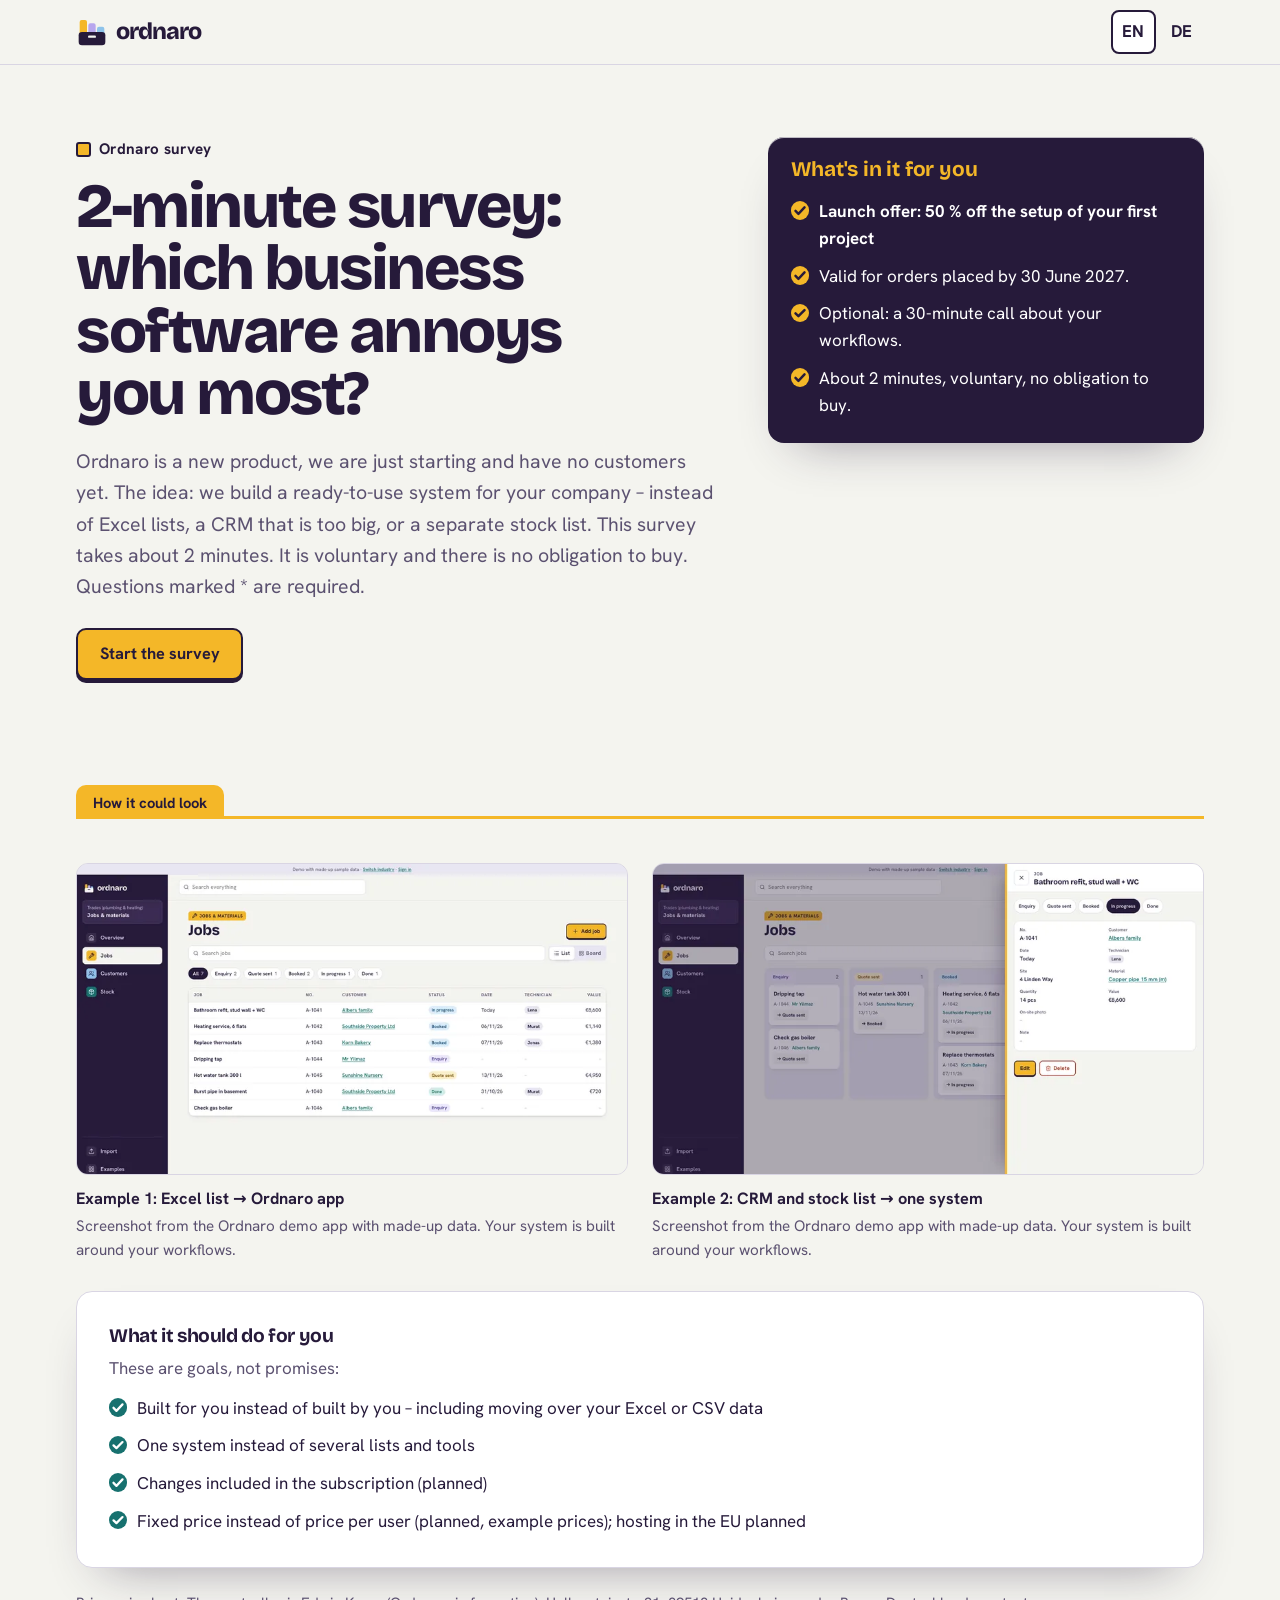
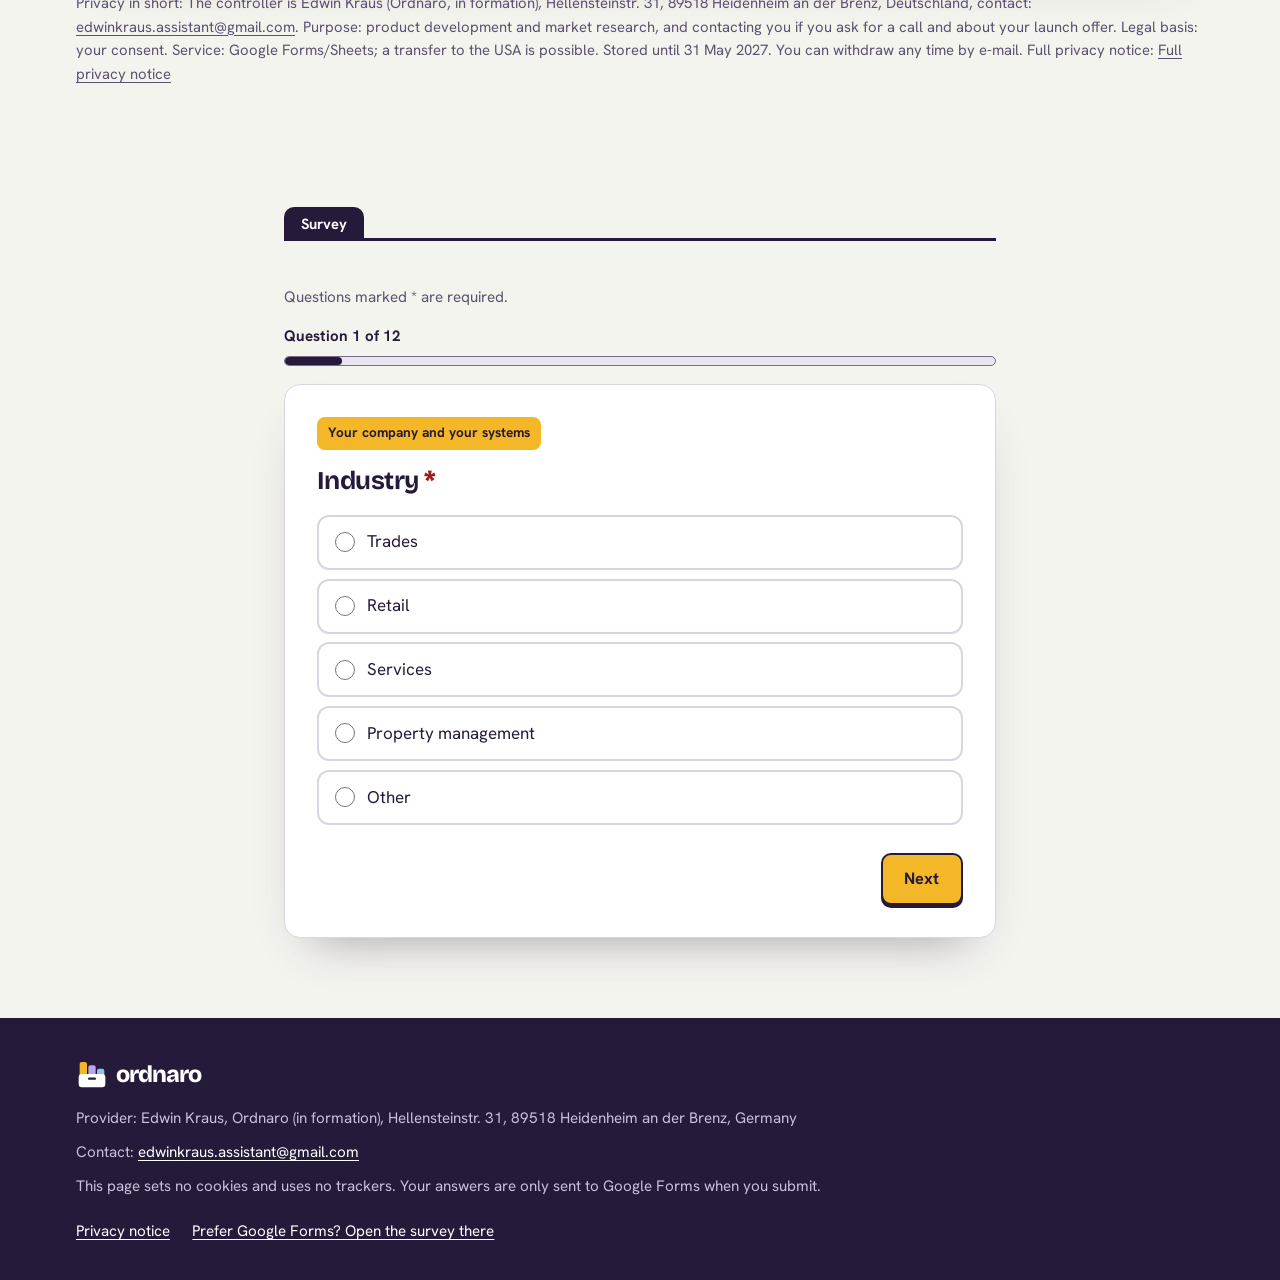
<file: index.html>
<!doctype html>
<html lang="en">
<head>
<meta charset="utf-8">
<meta name="viewport" content="width=device-width, initial-scale=1">
<meta http-equiv="Content-Security-Policy" content="default-src 'none'; script-src 'self'; style-src 'self'; img-src 'self' data:; font-src 'self'; connect-src https://docs.google.com; form-action https://docs.google.com; base-uri 'none'">
<meta name="robots" content="noindex, nofollow">
<meta name="referrer" content="no-referrer">
<title>Ordnaro – 2-minute survey: which business software annoys you most?</title>
<meta name="description" content="Ordnaro is a new product, we are just starting and have no customers yet. The idea: we build a ready-to-use system for your company – instead of Excel">
<meta name="theme-color" content="#261A3A">
<link rel="icon" href="favicon.svg" type="image/svg+xml">
<link rel="preload" href="fonts/bricolage-grotesque-latin-wght-normal.woff2" as="font" type="font/woff2" crossorigin>
<link rel="preload" href="fonts/hanken-grotesk-latin-wght-normal.woff2" as="font" type="font/woff2" crossorigin>
<link rel="stylesheet" href="assets/umfrage.css">
<script src="assets/umfrage-config.js" defer></script>
<script src="assets/umfrage.js" defer></script>
</head>
<body>
<a class="skip" href="#inhalt">Skip to content</a>
<header class="kopf">
  <div class="wrap">
    <a class="marke" href="./" aria-label="Ordnaro"><svg viewBox="0 0 48 48" aria-hidden="true"><path fill="#F4B728" d="M5.5 30V9a3 3 0 0 1 3-3h5a3 3 0 0 1 3 3V30Z"/><path fill="#B7A6EE" d="M18.5 30V14a3 3 0 0 1 3-3h5a3 3 0 0 1 3 3V30Z"/><path fill="#8EC3EA" d="M31.5 30V19a3 3 0 0 1 3-3h5a3 3 0 0 1 3 3V30Z"/><rect x="4" y="24" width="40" height="20" rx="5" fill="currentColor"/><rect class="griff" x="18" y="29.25" width="12" height="3.5" rx="1.75"/></svg><span>ordnaro</span></a>
    <nav class="sprache" id="sprache" aria-label="Language / Sprache"><a href="?lang=en" lang="en" hreflang="en">EN</a><a href="?lang=de" lang="de" hreflang="de">DE</a></nav>
  </div>
</header>
<main id="inhalt" tabindex="-1">
<noscript><div class="wrap schmal abschnitt">
<h1>Ordnaro – 2-minute survey: which business software annoys you most?</h1>
<p>This survey needs JavaScript. You can answer it in the <a href="https://docs.google.com/forms/d/e/1FAIpQLSdhZpHHoqcEmmJGvkSBK4NrQaEMR4EZ6glCN-PYofO_HW46ig/viewform">Google form</a> instead.</p>
<p lang="de">Diese Umfrage braucht JavaScript. Sie können sie stattdessen im <a href="https://docs.google.com/forms/d/e/1FAIpQLSfAdW2ceKE5ZyrLGJufrAj_IIDAP_6vsJY3NPAbHlRrDNElQA/viewform">Google-Formular</a> beantworten.</p>
</div></noscript>
</main>
<footer class="fuss">
  <div class="wrap">
    <span class="marke" aria-hidden="true"><svg viewBox="0 0 48 48" aria-hidden="true"><path fill="#F4B728" d="M5.5 30V9a3 3 0 0 1 3-3h5a3 3 0 0 1 3 3V30Z"/><path fill="#B7A6EE" d="M18.5 30V14a3 3 0 0 1 3-3h5a3 3 0 0 1 3 3V30Z"/><path fill="#8EC3EA" d="M31.5 30V19a3 3 0 0 1 3-3h5a3 3 0 0 1 3 3V30Z"/><rect x="4" y="24" width="40" height="20" rx="5" fill="currentColor"/><rect class="griff" x="18" y="29.25" width="12" height="3.5" rx="1.75"/></svg><span>ordnaro</span></span>
    <div id="fuss-text"><p>Provider: Edwin Kraus, Ordnaro (in formation), Hellensteinstr. 31, 89518 Heidenheim an der Brenz, Germany</p><p><a href="privacy.html">Privacy notice</a> · <a href="datenschutz.html" lang="de">Datenschutzerklärung</a></p></div>
  </div>
</footer>
</body>
</html>
</file>
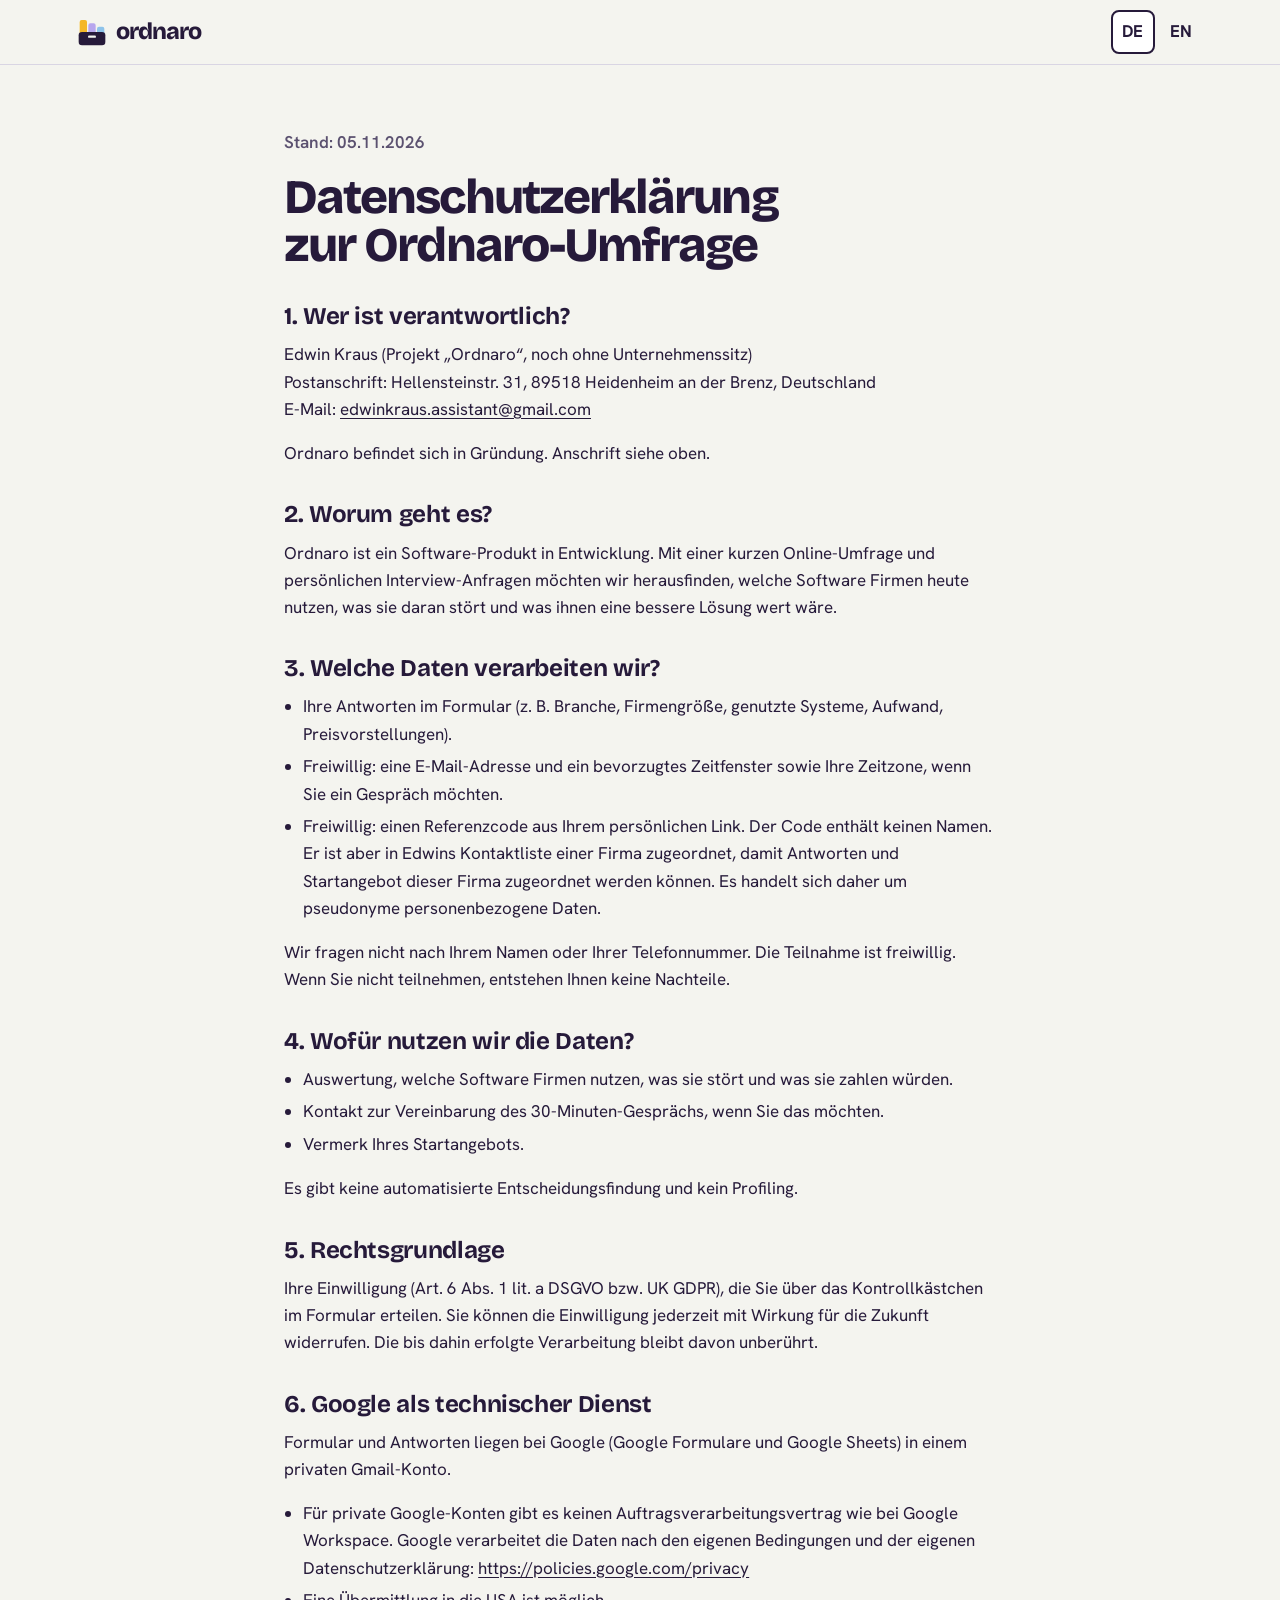
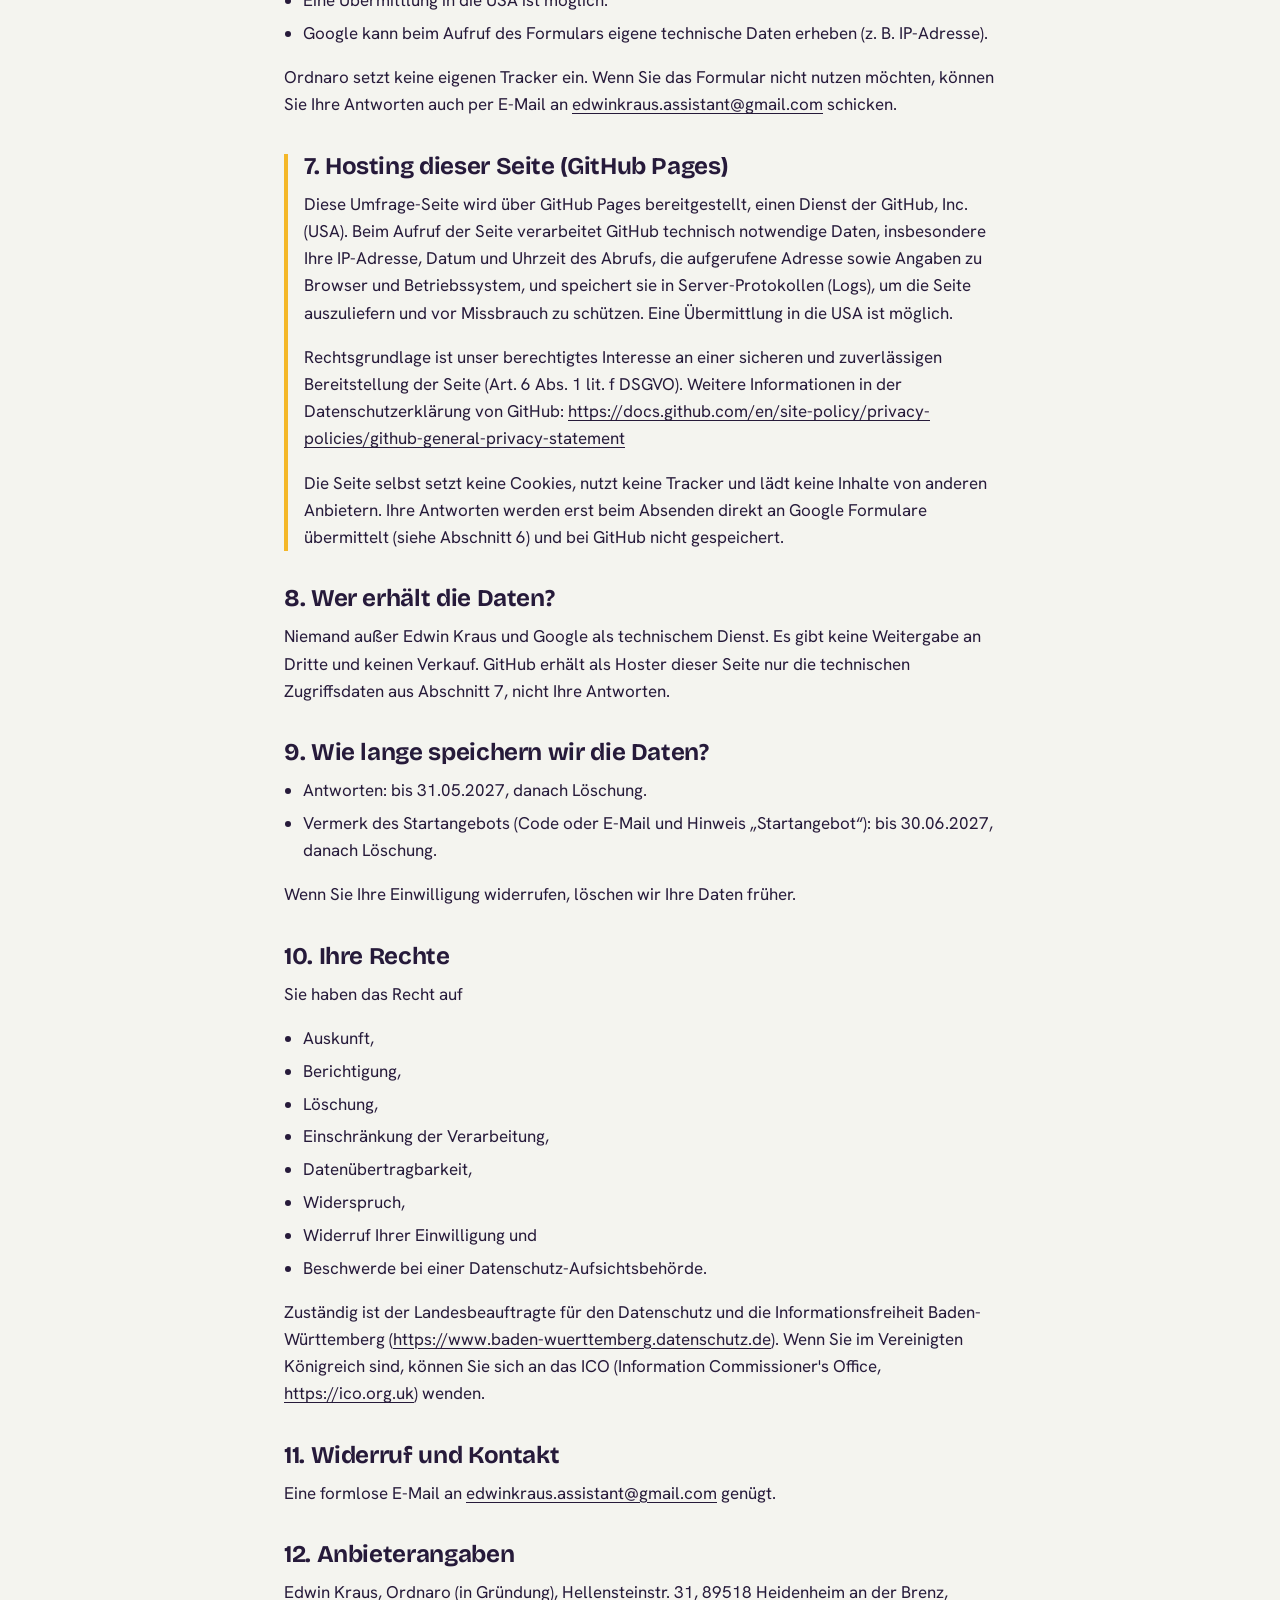
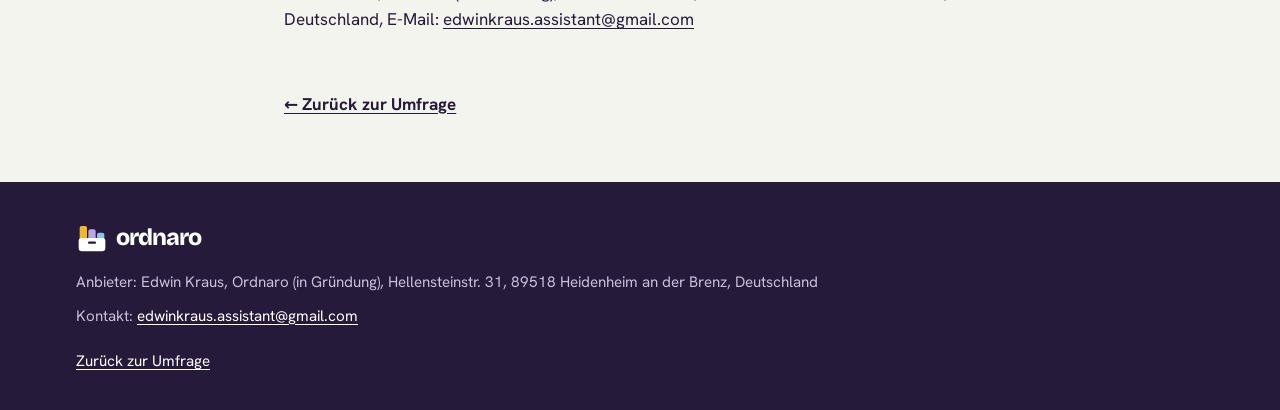
<file: datenschutz.html>
<!doctype html>
<html lang="de">
<head>
<meta charset="utf-8">
<meta name="viewport" content="width=device-width, initial-scale=1">
<meta http-equiv="Content-Security-Policy" content="default-src 'none'; script-src 'self'; style-src 'self'; img-src 'self' data:; font-src 'self'; connect-src https://docs.google.com; form-action https://docs.google.com; base-uri 'none'">
<meta name="robots" content="noindex, nofollow">
<meta name="referrer" content="no-referrer">
<title>Datenschutzerklärung zur Ordnaro-Umfrage – Ordnaro</title>
<meta name="description" content="Datenschutzerklärung zur Ordnaro-Umfrage">
<meta name="theme-color" content="#261A3A">
<link rel="icon" href="favicon.svg" type="image/svg+xml">
<link rel="preload" href="fonts/bricolage-grotesque-latin-wght-normal.woff2" as="font" type="font/woff2" crossorigin>
<link rel="preload" href="fonts/hanken-grotesk-latin-wght-normal.woff2" as="font" type="font/woff2" crossorigin>
<link rel="stylesheet" href="assets/umfrage.css">

</head>
<body>
<a class="skip" href="#inhalt">Zum Inhalt springen</a>
<header class="kopf">
  <div class="wrap">
    <a class="marke" href="./?lang=de" aria-label="Ordnaro"><svg viewBox="0 0 48 48" aria-hidden="true"><path fill="#F4B728" d="M5.5 30V9a3 3 0 0 1 3-3h5a3 3 0 0 1 3 3V30Z"/><path fill="#B7A6EE" d="M18.5 30V14a3 3 0 0 1 3-3h5a3 3 0 0 1 3 3V30Z"/><path fill="#8EC3EA" d="M31.5 30V19a3 3 0 0 1 3-3h5a3 3 0 0 1 3 3V30Z"/><rect x="4" y="24" width="40" height="20" rx="5" fill="currentColor"/><rect class="griff" x="18" y="29.25" width="12" height="3.5" rx="1.75"/></svg><span>ordnaro</span></a>
    <nav class="sprache" id="sprache" aria-label="Language / Sprache"><a href="datenschutz.html" lang="de" hreflang="de" aria-current="true">DE</a><a href="privacy.html" lang="en" hreflang="en" aria-label="EN – English">EN</a></nav>
  </div>
</header>
<main id="inhalt" class="recht">
<div class="wrap schmal">
<p class="stand">Stand: 05.11.2026</p>
<h1>Datenschutzerklärung zur Ordnaro-Umfrage</h1>
<section><h2>1. Wer ist verantwortlich?</h2>
<p>Edwin Kraus (Projekt „Ordnaro“, noch ohne Unternehmenssitz)<br>Postanschrift: Hellensteinstr. 31, 89518 Heidenheim an der Brenz, Deutschland<br>E-Mail: <a href="mailto:edwinkraus.assistant@gmail.com">edwinkraus.assistant@gmail.com</a></p>
<p>Ordnaro befindet sich in Gründung. Anschrift siehe oben.</p></section>
<section><h2>2. Worum geht es?</h2>
<p>Ordnaro ist ein Software-Produkt in Entwicklung. Mit einer kurzen Online-Umfrage und persönlichen Interview-Anfragen möchten wir herausfinden, welche Software Firmen heute nutzen, was sie daran stört und was ihnen eine bessere Lösung wert wäre.</p></section>
<section><h2>3. Welche Daten verarbeiten wir?</h2>
<ul><li>Ihre Antworten im Formular (z. B. Branche, Firmengröße, genutzte Systeme, Aufwand, Preisvorstellungen).</li><li>Freiwillig: eine E-Mail-Adresse und ein bevorzugtes Zeitfenster sowie Ihre Zeitzone, wenn Sie ein Gespräch möchten.</li><li>Freiwillig: einen Referenzcode aus Ihrem persönlichen Link. Der Code enthält keinen Namen. Er ist aber in Edwins Kontaktliste einer Firma zugeordnet, damit Antworten und Startangebot dieser Firma zugeordnet werden können. Es handelt sich daher um pseudonyme personenbezogene Daten.</li></ul>
<p>Wir fragen nicht nach Ihrem Namen oder Ihrer Telefonnummer. Die Teilnahme ist freiwillig. Wenn Sie nicht teilnehmen, entstehen Ihnen keine Nachteile.</p></section>
<section><h2>4. Wofür nutzen wir die Daten?</h2>
<ul><li>Auswertung, welche Software Firmen nutzen, was sie stört und was sie zahlen würden.</li><li>Kontakt zur Vereinbarung des 30-Minuten-Gesprächs, wenn Sie das möchten.</li><li>Vermerk Ihres Startangebots.</li></ul>
<p>Es gibt keine automatisierte Entscheidungsfindung und kein Profiling.</p></section>
<section><h2>5. Rechtsgrundlage</h2>
<p>Ihre Einwilligung (Art. 6 Abs. 1 lit. a DSGVO bzw. UK GDPR), die Sie über das Kontrollkästchen im Formular erteilen. Sie können die Einwilligung jederzeit mit Wirkung für die Zukunft widerrufen. Die bis dahin erfolgte Verarbeitung bleibt davon unberührt.</p></section>
<section><h2>6. Google als technischer Dienst</h2>
<p>Formular und Antworten liegen bei Google (Google Formulare und Google Sheets) in einem privaten Gmail-Konto.</p>
<ul><li>Für private Google-Konten gibt es keinen Auftragsverarbeitungsvertrag wie bei Google Workspace. Google verarbeitet die Daten nach den eigenen Bedingungen und der eigenen Datenschutzerklärung: <a href="https://policies.google.com/privacy" rel="noopener">https://policies.google.com/privacy</a></li><li>Eine Übermittlung in die USA ist möglich.</li><li>Google kann beim Aufruf des Formulars eigene technische Daten erheben (z. B. IP-Adresse).</li></ul>
<p>Ordnaro setzt keine eigenen Tracker ein. Wenn Sie das Formular nicht nutzen möchten, können Sie Ihre Antworten auch per E-Mail an <a href="mailto:edwinkraus.assistant@gmail.com">edwinkraus.assistant@gmail.com</a> schicken.</p></section>
<section class="neu"><h2>7. Hosting dieser Seite (GitHub Pages)</h2>
<p>Diese Umfrage-Seite wird über GitHub Pages bereitgestellt, einen Dienst der GitHub, Inc. (USA). Beim Aufruf der Seite verarbeitet GitHub technisch notwendige Daten, insbesondere Ihre IP-Adresse, Datum und Uhrzeit des Abrufs, die aufgerufene Adresse sowie Angaben zu Browser und Betriebssystem, und speichert sie in Server-Protokollen (Logs), um die Seite auszuliefern und vor Missbrauch zu schützen. Eine Übermittlung in die USA ist möglich.</p>
<p>Rechtsgrundlage ist unser berechtigtes Interesse an einer sicheren und zuverlässigen Bereitstellung der Seite (Art. 6 Abs. 1 lit. f DSGVO). Weitere Informationen in der Datenschutzerklärung von GitHub: <a href="https://docs.github.com/en/site-policy/privacy-policies/github-general-privacy-statement" rel="noopener">https://docs.github.com/en/site-policy/privacy-policies/github-general-privacy-statement</a></p>
<p>Die Seite selbst setzt keine Cookies, nutzt keine Tracker und lädt keine Inhalte von anderen Anbietern. Ihre Antworten werden erst beim Absenden direkt an Google Formulare übermittelt (siehe Abschnitt 6) und bei GitHub nicht gespeichert.</p></section>
<section><h2>8. Wer erhält die Daten?</h2>
<p>Niemand außer Edwin Kraus und Google als technischem Dienst. Es gibt keine Weitergabe an Dritte und keinen Verkauf. GitHub erhält als Hoster dieser Seite nur die technischen Zugriffsdaten aus Abschnitt 7, nicht Ihre Antworten.</p></section>
<section><h2>9. Wie lange speichern wir die Daten?</h2>
<ul><li>Antworten: bis 31.05.2027, danach Löschung.</li><li>Vermerk des Startangebots (Code oder E-Mail und Hinweis „Startangebot“): bis 30.06.2027, danach Löschung.</li></ul>
<p>Wenn Sie Ihre Einwilligung widerrufen, löschen wir Ihre Daten früher.</p></section>
<section><h2>10. Ihre Rechte</h2>
<p>Sie haben das Recht auf</p>
<ul><li>Auskunft,</li><li>Berichtigung,</li><li>Löschung,</li><li>Einschränkung der Verarbeitung,</li><li>Datenübertragbarkeit,</li><li>Widerspruch,</li><li>Widerruf Ihrer Einwilligung und</li><li>Beschwerde bei einer Datenschutz-Aufsichtsbehörde.</li></ul>
<p>Zuständig ist der Landesbeauftragte für den Datenschutz und die Informationsfreiheit Baden-Württemberg (<a href="https://www.baden-wuerttemberg.datenschutz.de" rel="noopener">https://www.baden-wuerttemberg.datenschutz.de</a>). Wenn Sie im Vereinigten Königreich sind, können Sie sich an das ICO (Information Commissioner's Office, <a href="https://ico.org.uk" rel="noopener">https://ico.org.uk</a>) wenden.</p></section>
<section><h2>11. Widerruf und Kontakt</h2>
<p>Eine formlose E-Mail an <a href="mailto:edwinkraus.assistant@gmail.com">edwinkraus.assistant@gmail.com</a> genügt.</p></section>
<section><h2>12. Anbieterangaben</h2>
<p>Edwin Kraus, Ordnaro (in Gründung), Hellensteinstr. 31, 89518 Heidenheim an der Brenz, Deutschland, E-Mail: <a href="mailto:edwinkraus.assistant@gmail.com">edwinkraus.assistant@gmail.com</a></p></section>
<a class="zurueck" href="./?lang=de">← Zurück zur Umfrage</a>
</div>
</main>
<footer class="fuss">
  <div class="wrap">
    <span class="marke" aria-hidden="true"><svg viewBox="0 0 48 48" aria-hidden="true"><path fill="#F4B728" d="M5.5 30V9a3 3 0 0 1 3-3h5a3 3 0 0 1 3 3V30Z"/><path fill="#B7A6EE" d="M18.5 30V14a3 3 0 0 1 3-3h5a3 3 0 0 1 3 3V30Z"/><path fill="#8EC3EA" d="M31.5 30V19a3 3 0 0 1 3-3h5a3 3 0 0 1 3 3V30Z"/><rect x="4" y="24" width="40" height="20" rx="5" fill="currentColor"/><rect class="griff" x="18" y="29.25" width="12" height="3.5" rx="1.75"/></svg><span>ordnaro</span></span>
    <div id="fuss-text"><p>Anbieter: Edwin Kraus, Ordnaro (in Gründung), Hellensteinstr. 31, 89518 Heidenheim an der Brenz, Deutschland</p><p>Kontakt: <a href="mailto:edwinkraus.assistant@gmail.com">edwinkraus.assistant@gmail.com</a></p><ul><li><a href="./?lang=de">Zurück zur Umfrage</a></li></ul></div>
  </div>
</footer>
</body>
</html>
</file>
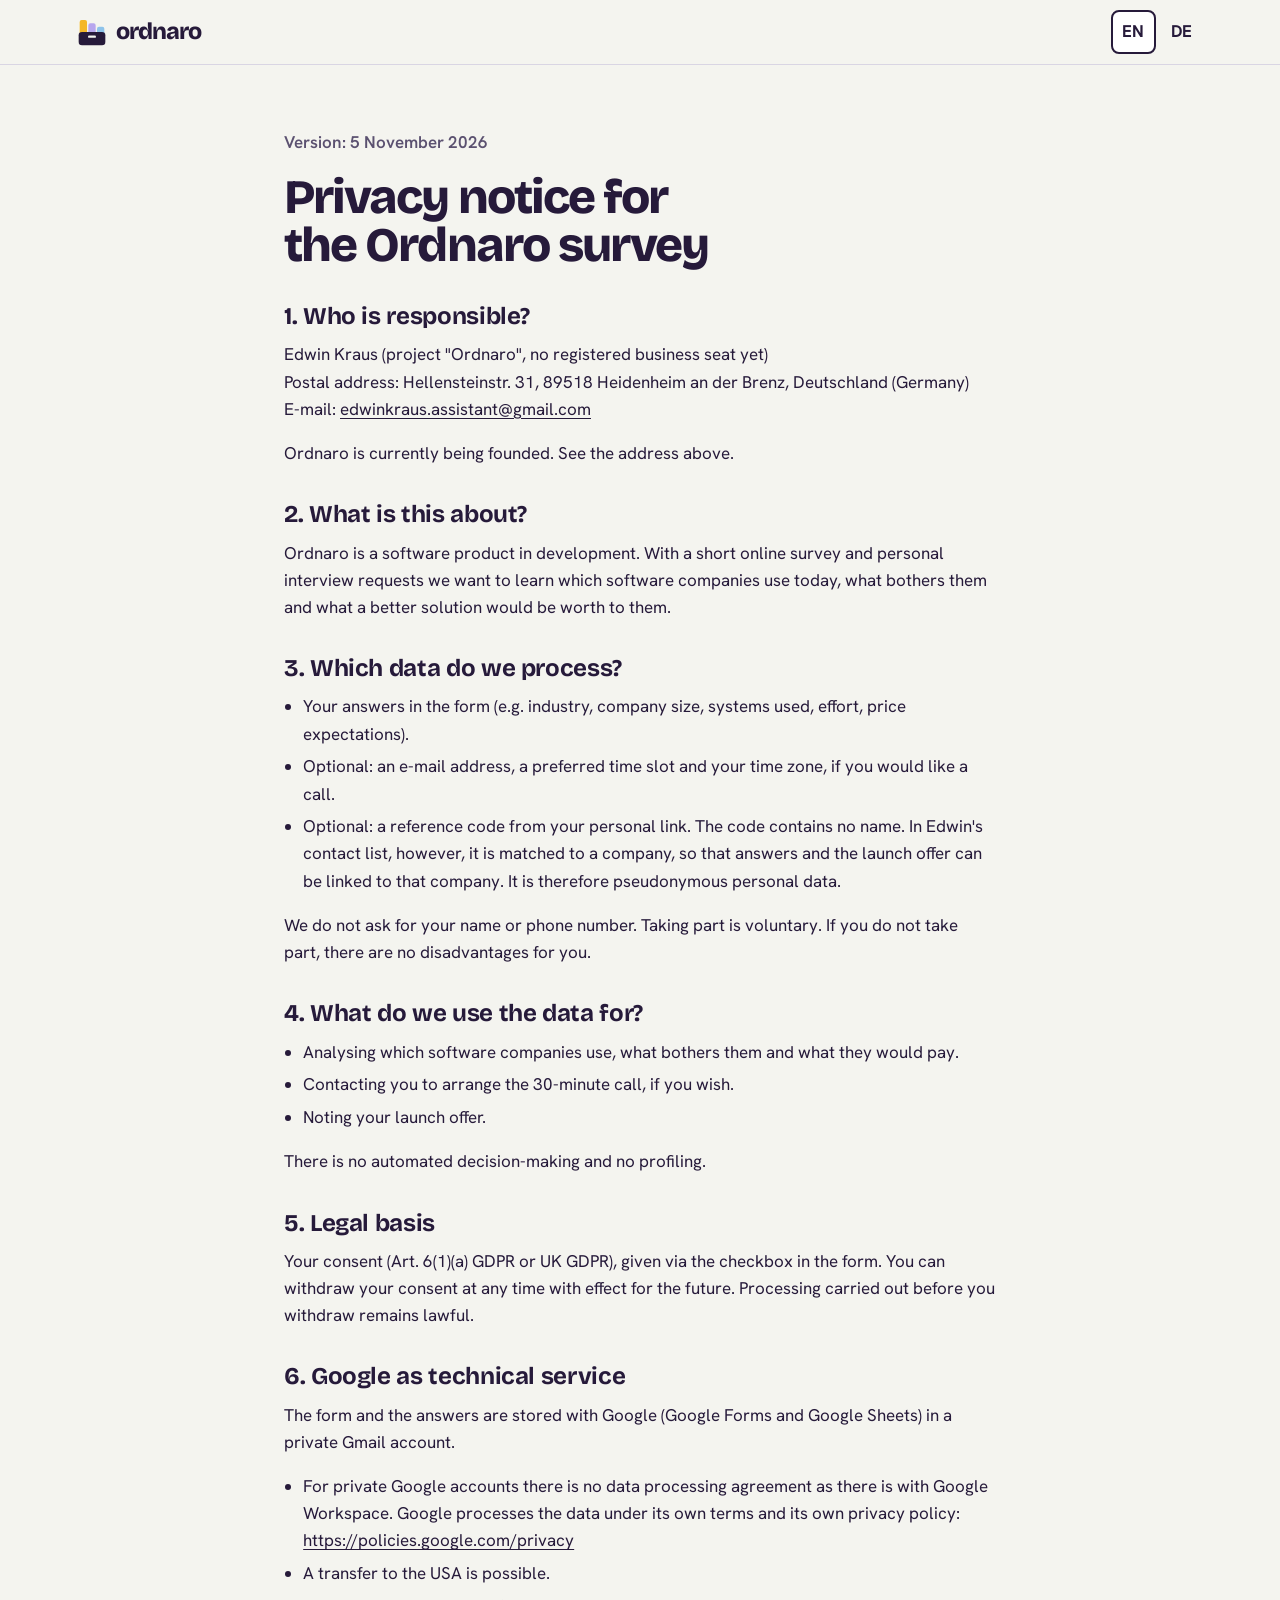
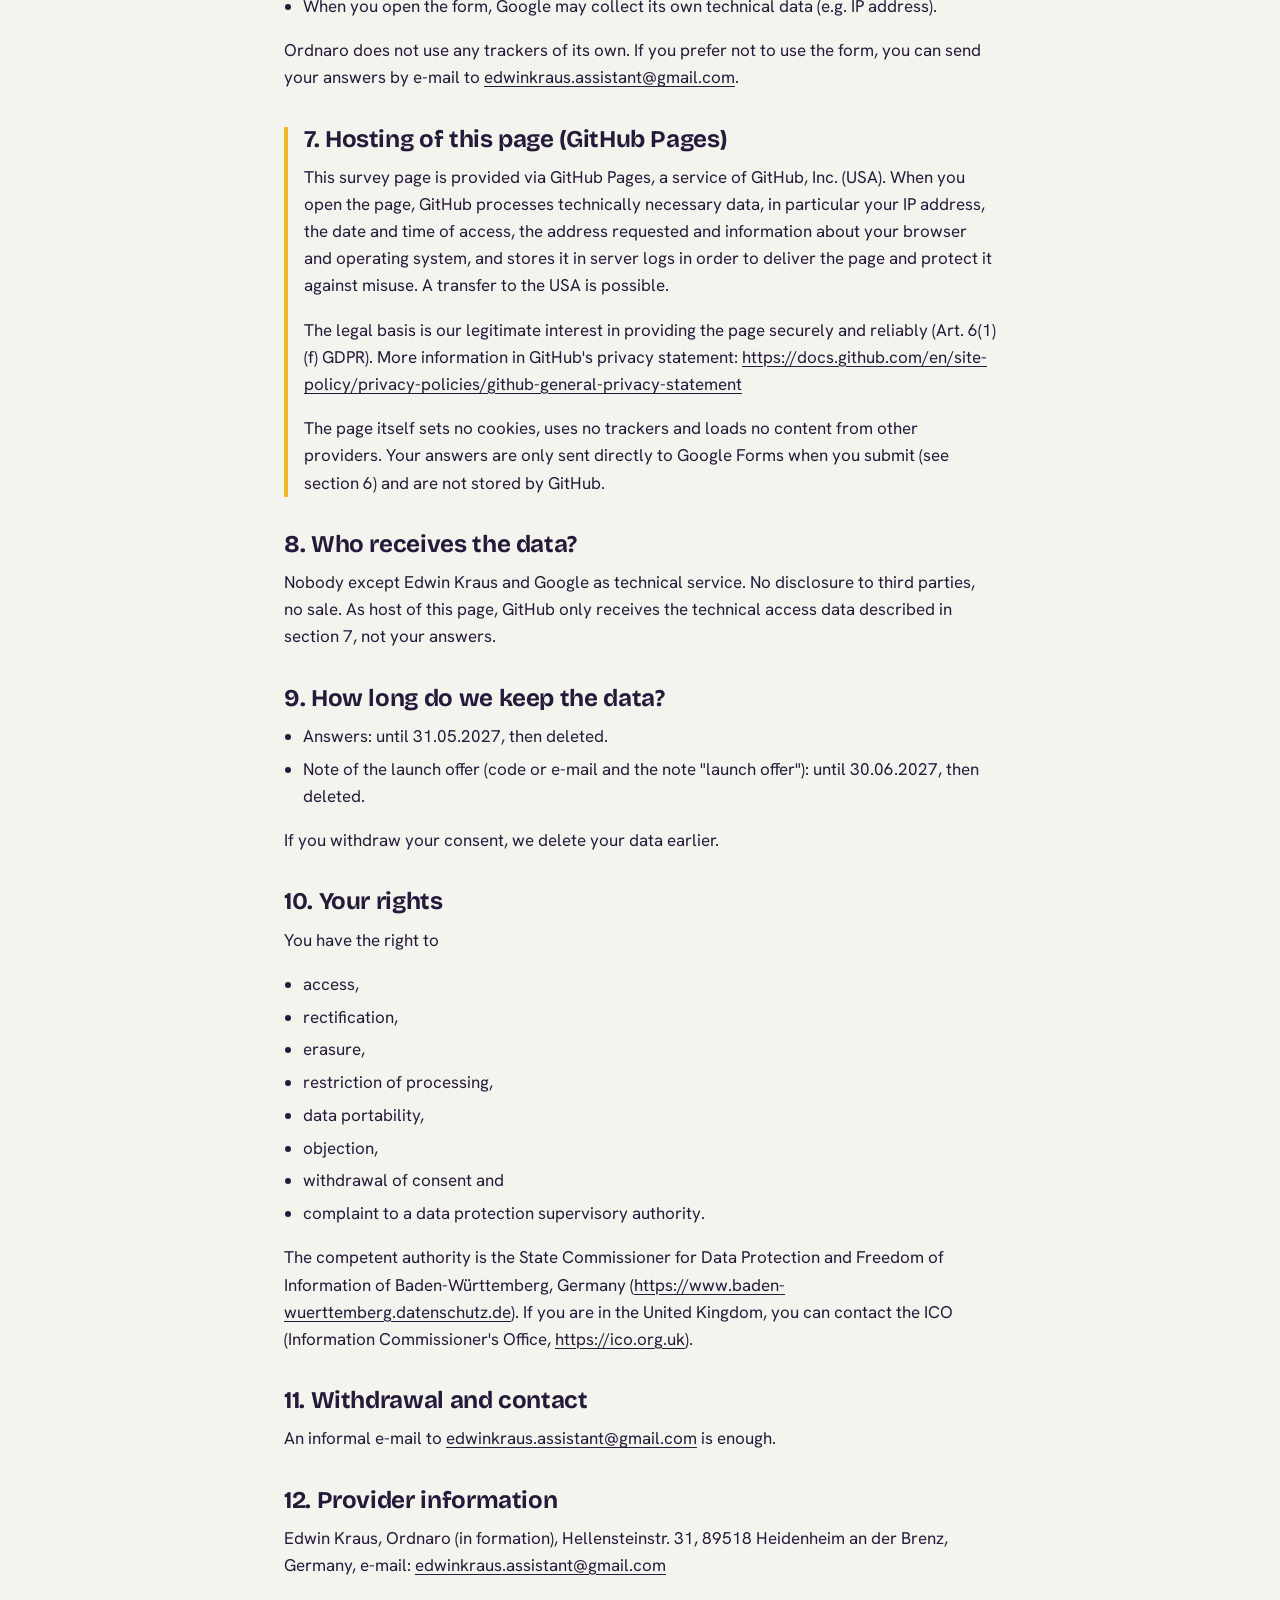
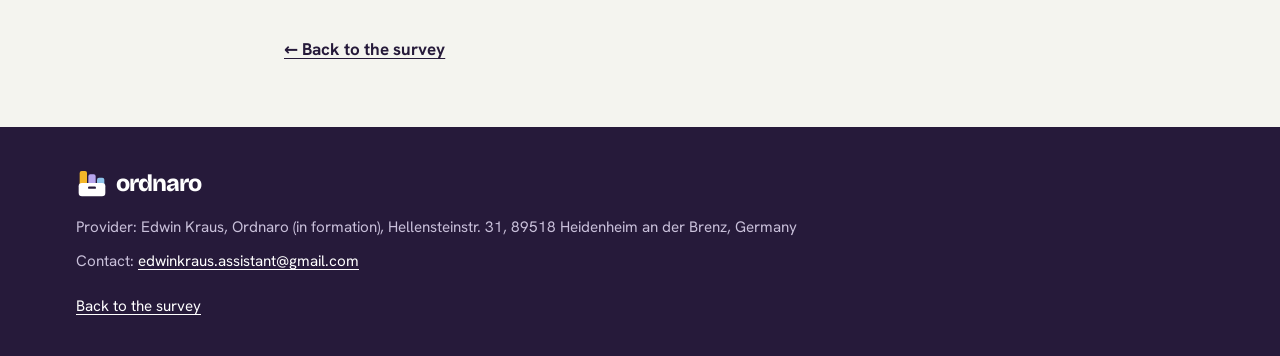
<file: privacy.html>
<!doctype html>
<html lang="en">
<head>
<meta charset="utf-8">
<meta name="viewport" content="width=device-width, initial-scale=1">
<meta http-equiv="Content-Security-Policy" content="default-src 'none'; script-src 'self'; style-src 'self'; img-src 'self' data:; font-src 'self'; connect-src https://docs.google.com; form-action https://docs.google.com; base-uri 'none'">
<meta name="robots" content="noindex, nofollow">
<meta name="referrer" content="no-referrer">
<title>Privacy notice for the Ordnaro survey – Ordnaro</title>
<meta name="description" content="Privacy notice for the Ordnaro survey">
<meta name="theme-color" content="#261A3A">
<link rel="icon" href="favicon.svg" type="image/svg+xml">
<link rel="preload" href="fonts/bricolage-grotesque-latin-wght-normal.woff2" as="font" type="font/woff2" crossorigin>
<link rel="preload" href="fonts/hanken-grotesk-latin-wght-normal.woff2" as="font" type="font/woff2" crossorigin>
<link rel="stylesheet" href="assets/umfrage.css">

</head>
<body>
<a class="skip" href="#inhalt">Skip to content</a>
<header class="kopf">
  <div class="wrap">
    <a class="marke" href="./?lang=en" aria-label="Ordnaro"><svg viewBox="0 0 48 48" aria-hidden="true"><path fill="#F4B728" d="M5.5 30V9a3 3 0 0 1 3-3h5a3 3 0 0 1 3 3V30Z"/><path fill="#B7A6EE" d="M18.5 30V14a3 3 0 0 1 3-3h5a3 3 0 0 1 3 3V30Z"/><path fill="#8EC3EA" d="M31.5 30V19a3 3 0 0 1 3-3h5a3 3 0 0 1 3 3V30Z"/><rect x="4" y="24" width="40" height="20" rx="5" fill="currentColor"/><rect class="griff" x="18" y="29.25" width="12" height="3.5" rx="1.75"/></svg><span>ordnaro</span></a>
    <nav class="sprache" id="sprache" aria-label="Language / Sprache"><a href="privacy.html" lang="en" hreflang="en" aria-current="true">EN</a><a href="datenschutz.html" lang="de" hreflang="de" aria-label="DE – Deutsch">DE</a></nav>
  </div>
</header>
<main id="inhalt" class="recht">
<div class="wrap schmal">
<p class="stand">Version: 5 November 2026</p>
<h1>Privacy notice for the Ordnaro survey</h1>
<section><h2>1. Who is responsible?</h2>
<p>Edwin Kraus (project "Ordnaro", no registered business seat yet)<br>Postal address: Hellensteinstr. 31, 89518 Heidenheim an der Brenz, Deutschland (Germany)<br>E-mail: <a href="mailto:edwinkraus.assistant@gmail.com">edwinkraus.assistant@gmail.com</a></p>
<p>Ordnaro is currently being founded. See the address above.</p></section>
<section><h2>2. What is this about?</h2>
<p>Ordnaro is a software product in development. With a short online survey and personal interview requests we want to learn which software companies use today, what bothers them and what a better solution would be worth to them.</p></section>
<section><h2>3. Which data do we process?</h2>
<ul><li>Your answers in the form (e.g. industry, company size, systems used, effort, price expectations).</li><li>Optional: an e-mail address, a preferred time slot and your time zone, if you would like a call.</li><li>Optional: a reference code from your personal link. The code contains no name. In Edwin's contact list, however, it is matched to a company, so that answers and the launch offer can be linked to that company. It is therefore pseudonymous personal data.</li></ul>
<p>We do not ask for your name or phone number. Taking part is voluntary. If you do not take part, there are no disadvantages for you.</p></section>
<section><h2>4. What do we use the data for?</h2>
<ul><li>Analysing which software companies use, what bothers them and what they would pay.</li><li>Contacting you to arrange the 30-minute call, if you wish.</li><li>Noting your launch offer.</li></ul>
<p>There is no automated decision-making and no profiling.</p></section>
<section><h2>5. Legal basis</h2>
<p>Your consent (Art. 6(1)(a) GDPR or UK GDPR), given via the checkbox in the form. You can withdraw your consent at any time with effect for the future. Processing carried out before you withdraw remains lawful.</p></section>
<section><h2>6. Google as technical service</h2>
<p>The form and the answers are stored with Google (Google Forms and Google Sheets) in a private Gmail account.</p>
<ul><li>For private Google accounts there is no data processing agreement as there is with Google Workspace. Google processes the data under its own terms and its own privacy policy: <a href="https://policies.google.com/privacy" rel="noopener">https://policies.google.com/privacy</a></li><li>A transfer to the USA is possible.</li><li>When you open the form, Google may collect its own technical data (e.g. IP address).</li></ul>
<p>Ordnaro does not use any trackers of its own. If you prefer not to use the form, you can send your answers by e-mail to <a href="mailto:edwinkraus.assistant@gmail.com">edwinkraus.assistant@gmail.com</a>.</p></section>
<section class="neu"><h2>7. Hosting of this page (GitHub Pages)</h2>
<p>This survey page is provided via GitHub Pages, a service of GitHub, Inc. (USA). When you open the page, GitHub processes technically necessary data, in particular your IP address, the date and time of access, the address requested and information about your browser and operating system, and stores it in server logs in order to deliver the page and protect it against misuse. A transfer to the USA is possible.</p>
<p>The legal basis is our legitimate interest in providing the page securely and reliably (Art. 6(1)(f) GDPR). More information in GitHub's privacy statement: <a href="https://docs.github.com/en/site-policy/privacy-policies/github-general-privacy-statement" rel="noopener">https://docs.github.com/en/site-policy/privacy-policies/github-general-privacy-statement</a></p>
<p>The page itself sets no cookies, uses no trackers and loads no content from other providers. Your answers are only sent directly to Google Forms when you submit (see section 6) and are not stored by GitHub.</p></section>
<section><h2>8. Who receives the data?</h2>
<p>Nobody except Edwin Kraus and Google as technical service. No disclosure to third parties, no sale. As host of this page, GitHub only receives the technical access data described in section 7, not your answers.</p></section>
<section><h2>9. How long do we keep the data?</h2>
<ul><li>Answers: until 31.05.2027, then deleted.</li><li>Note of the launch offer (code or e-mail and the note "launch offer"): until 30.06.2027, then deleted.</li></ul>
<p>If you withdraw your consent, we delete your data earlier.</p></section>
<section><h2>10. Your rights</h2>
<p>You have the right to</p>
<ul><li>access,</li><li>rectification,</li><li>erasure,</li><li>restriction of processing,</li><li>data portability,</li><li>objection,</li><li>withdrawal of consent and</li><li>complaint to a data protection supervisory authority.</li></ul>
<p>The competent authority is the State Commissioner for Data Protection and Freedom of Information of Baden-Württemberg, Germany (<a href="https://www.baden-wuerttemberg.datenschutz.de" rel="noopener">https://www.baden-wuerttemberg.datenschutz.de</a>). If you are in the United Kingdom, you can contact the ICO (Information Commissioner's Office, <a href="https://ico.org.uk" rel="noopener">https://ico.org.uk</a>).</p></section>
<section><h2>11. Withdrawal and contact</h2>
<p>An informal e-mail to <a href="mailto:edwinkraus.assistant@gmail.com">edwinkraus.assistant@gmail.com</a> is enough.</p></section>
<section><h2>12. Provider information</h2>
<p>Edwin Kraus, Ordnaro (in formation), Hellensteinstr. 31, 89518 Heidenheim an der Brenz, Germany, e-mail: <a href="mailto:edwinkraus.assistant@gmail.com">edwinkraus.assistant@gmail.com</a></p></section>
<a class="zurueck" href="./?lang=en">← Back to the survey</a>
</div>
</main>
<footer class="fuss">
  <div class="wrap">
    <span class="marke" aria-hidden="true"><svg viewBox="0 0 48 48" aria-hidden="true"><path fill="#F4B728" d="M5.5 30V9a3 3 0 0 1 3-3h5a3 3 0 0 1 3 3V30Z"/><path fill="#B7A6EE" d="M18.5 30V14a3 3 0 0 1 3-3h5a3 3 0 0 1 3 3V30Z"/><path fill="#8EC3EA" d="M31.5 30V19a3 3 0 0 1 3-3h5a3 3 0 0 1 3 3V30Z"/><rect x="4" y="24" width="40" height="20" rx="5" fill="currentColor"/><rect class="griff" x="18" y="29.25" width="12" height="3.5" rx="1.75"/></svg><span>ordnaro</span></span>
    <div id="fuss-text"><p>Provider: Edwin Kraus, Ordnaro (in formation), Hellensteinstr. 31, 89518 Heidenheim an der Brenz, Germany</p><p>Contact: <a href="mailto:edwinkraus.assistant@gmail.com">edwinkraus.assistant@gmail.com</a></p><ul><li><a href="./?lang=en">Back to the survey</a></li></ul></div>
  </div>
</footer>
</body>
</html>
</file>
<file: assets/umfrage.css>
/* Ordnaro-Umfrage – Farbwelt "Register" und Bausteine wie site-v3 (Knöpfe, Kopf, Reiter, Karten).
   Pflaume #261A3A Schrift/dunkle Flächen · Kreide #F4F4EF Grund · Karton #E8E5F1 Zweitfläche
   Safran #F4B728 Handlungen · Petrol #17716F "erledigt". Schriften lokal: Bricolage (Überschriften), Hanken (Text). */
@font-face{font-family:"Bricolage";src:url("../fonts/bricolage-grotesque-latin-wght-normal.woff2") format("woff2");font-weight:200 800;font-display:swap}
@font-face{font-family:"Hanken";src:url("../fonts/hanken-grotesk-latin-wght-normal.woff2") format("woff2");font-weight:100 900;font-display:swap}
:root{
  --brand:#261A3A;--brand-2:#3A2B52;--brand-soft:#F4B728;--brand-soft-2:#E5A70F;
  --papier:#F4F4EF;--karton:#E8E5F1;--weiss:#FFFFFF;--leise:#5B5170;--leise-dunkel:#C9C0DA;--linie:#D9D5E3;--rand:#776C8A;
  --petrol:#17716F;--petrol-hell:#D3ECE9;--himmel:#8EC3EA;--flieder:#B7A6EE;
  --fehler:#9B1C1C;--fehler-hell:#FBEAEA;--ok:#17716F;--gewaehlt:#FEF5DC;
  --display:"Bricolage",ui-sans-serif,system-ui,"Segoe UI",Arial,sans-serif;
  --text:"Hanken",ui-sans-serif,system-ui,"Segoe UI",Roboto,Arial,sans-serif;
  --max:76rem;--m:clamp(1rem,4vw,2.75rem);
  --r-karte:16px;--r-knopf:10px;--r-reiter:10px;
  --schatten:0 1px 0 rgba(255,255,255,.7) inset,0 24px 48px -28px rgba(38,26,58,.45);
  --ease:cubic-bezier(.2,.7,.2,1)
}
*{box-sizing:border-box}
[hidden]{display:none!important}
html{scroll-behavior:smooth;scroll-padding-top:5rem;-webkit-text-size-adjust:100%}
@media (prefers-reduced-motion:reduce){html{scroll-behavior:auto}*{transition:none!important;animation:none!important}}
body{margin:0;background:var(--papier);color:var(--brand);font:400 1.0625rem/1.6 var(--text);-webkit-font-smoothing:antialiased;overflow-wrap:break-word}
::selection{background:var(--brand-soft);color:var(--brand)}
a{color:inherit;text-underline-offset:.2em}
img,svg{display:block;max-width:100%;height:auto}
:focus-visible{outline:3px solid var(--brand);outline-offset:3px;border-radius:4px}
.dunkel :focus-visible,.kopf :focus-visible{outline-color:var(--brand)}
.dunkel :focus-visible{outline-color:var(--brand-soft)}
h1,h2,h3,h4{margin:0;text-wrap:balance;font-family:var(--display);font-weight:700;letter-spacing:-.03em}
h1{font-size:clamp(2.1rem,6vw,3.9rem);line-height:1;letter-spacing:-.04em;font-weight:800}
h2{font-size:clamp(1.6rem,4vw,2.4rem);line-height:1.08}
h3{font-size:clamp(1.25rem,3vw,1.6rem);line-height:1.2;letter-spacing:-.02em}
p{margin:0 0 1em;text-wrap:pretty}
ul{margin:0 0 1em;padding-inline-start:1.2rem}
.wrap{max-width:var(--max);margin-inline:auto;padding-inline:var(--m)}
.schmal{max-width:50rem}
.vh{position:absolute;width:1px;height:1px;overflow:hidden;clip:rect(0 0 0 0);white-space:nowrap}
.skip{position:absolute;left:-999px;top:.5rem;background:var(--brand-soft);padding:.7rem 1rem;z-index:60;font-weight:700;border-radius:var(--r-knopf)}
.skip:focus{left:.5rem}

/* Knöpfe (wie site-v3) */
.btn{display:inline-flex;align-items:center;justify-content:center;gap:.5rem;font:700 1.02rem/1.1 var(--text);padding:.95rem 1.35rem;border-radius:var(--r-knopf);border:2px solid var(--brand);text-decoration:none;cursor:pointer;transition:transform .15s var(--ease),background-color .15s;min-height:3rem;text-align:center}
.btn-haupt{background:var(--brand-soft);color:var(--brand);box-shadow:0 3px 0 var(--brand)}
.btn-haupt:hover{background:var(--brand-soft-2)}
.btn-haupt:active{transform:translateY(2px);box-shadow:0 1px 0 var(--brand)}
.btn-haupt[disabled]{opacity:.65;cursor:progress}
.btn-neben{background:transparent;color:var(--brand)}
.btn-neben:hover{background:var(--karton)}
.btn-klein{padding:.55rem .85rem;font-size:.93rem;min-height:2.5rem}
.link-knopf{background:none;border:0;padding:.35rem 0;font:600 .93rem var(--text);color:var(--brand);text-decoration:underline;text-underline-offset:.2em;cursor:pointer}

/* Kopf */
.kopf{position:sticky;top:0;z-index:40;background:rgba(244,244,239,.9);backdrop-filter:saturate(1.4) blur(10px);-webkit-backdrop-filter:saturate(1.4) blur(10px);border-bottom:1px solid var(--linie)}
.kopf .wrap{display:flex;align-items:center;gap:1rem;min-height:4rem}
.marke{display:inline-flex;align-items:center;gap:.5rem;text-decoration:none;color:var(--brand)}
.marke svg{width:32px;height:32px}
.marke .griff{fill:var(--papier)}
.fuss .marke .griff{fill:var(--brand)}
.marke span{font:800 1.45rem/1 var(--display);letter-spacing:-.045em}
.sprache{margin-inline-start:auto;display:flex;gap:.25rem;align-items:center}
.sprache a{display:inline-flex;align-items:center;justify-content:center;min-width:2.75rem;min-height:2.75rem;padding:.3rem .6rem;border-radius:8px;font-weight:700;text-decoration:none;border:2px solid transparent}
.sprache a:hover{background:var(--karton)}
.sprache a[aria-current="true"]{border-color:var(--brand);background:var(--weiss)}

/* Reiter-Motiv */
.trenner{position:relative;height:0;border-top:3px solid var(--reiter-farbe,var(--brand-soft));margin:0 0 clamp(1.75rem,4vw,2.75rem)}
.reiter{position:absolute;bottom:0;inset-inline-start:var(--reiter-x,0%);background:var(--reiter-farbe,var(--brand-soft));color:var(--brand);font:700 .92rem/1 var(--text);padding:.65rem 1.05rem .55rem;border-radius:var(--r-reiter) var(--r-reiter) 0 0;white-space:nowrap;max-width:100%;overflow:hidden;text-overflow:ellipsis}
.r-dunkel{--reiter-farbe:var(--brand)}
.r-dunkel .reiter{color:var(--weiss)}
.abschnitt{padding-block:clamp(3rem,7vw,5rem) clamp(2.5rem,6vw,4rem)}

/* Hero */
.hero{padding-block:clamp(2.25rem,6vw,4.5rem) clamp(2rem,5vw,3.5rem)}
.hero .wrap{display:grid;gap:clamp(1.75rem,4vw,3.5rem)}
.kicker{font-weight:700;font-size:.95rem;letter-spacing:.02em;margin-bottom:.9rem;display:inline-flex;align-items:center;gap:.5rem}
.kicker::before{content:"";width:.7rem;height:.7rem;border-radius:3px;background:var(--brand-soft);border:2px solid var(--brand)}
.lead{font-size:clamp(1.08rem,1.8vw,1.22rem);color:var(--leise);margin:1.3rem 0 1.6rem;max-width:40rem}
.haken{list-style:none;padding:0;margin:0;display:grid;gap:.65rem}
.haken li{display:flex;align-items:flex-start;gap:.6rem}
.haken li::before{content:"";width:1.15rem;height:1.15rem;flex:none;margin-top:.22rem;border-radius:50%;background:var(--petrol) url("data:image/svg+xml,%3Csvg xmlns='http://www.w3.org/2000/svg' viewBox='0 0 16 16'%3E%3Cpath d='M4 8.3l2.6 2.5L12 5.4' fill='none' stroke='white' stroke-width='2' stroke-linecap='round' stroke-linejoin='round'/%3E%3C/svg%3E") center/100% no-repeat}
.vorteil{background:var(--brand);color:var(--weiss);border-radius:var(--r-karte);padding:1.4rem 1.4rem 1.5rem;box-shadow:var(--schatten);align-self:start}
.vorteil h2{font-size:1.3rem;letter-spacing:-.01em;margin-bottom:1rem;color:var(--brand-soft)}
.vorteil .haken li:first-child{font-weight:700}
.vorteil .haken li::before{background-color:var(--brand-soft);background-image:url("data:image/svg+xml,%3Csvg xmlns='http://www.w3.org/2000/svg' viewBox='0 0 16 16'%3E%3Cpath d='M4 8.3l2.6 2.5L12 5.4' fill='none' stroke='%23261A3A' stroke-width='2.2' stroke-linecap='round' stroke-linejoin='round'/%3E%3C/svg%3E")}

/* Karten, Bilder */
.karte{background:var(--weiss);border:1px solid var(--linie);border-radius:var(--r-karte);padding:clamp(1.15rem,3.5vw,2rem);box-shadow:var(--schatten)}
.bilder{display:grid;gap:1.5rem;margin-bottom:1.75rem}
.bilder figure{margin:0}
.bilder img{width:100%;border-radius:12px;border:1px solid var(--linie);background:var(--weiss)}
.bilder figcaption{margin-top:.7rem;font-size:.95rem;color:var(--leise)}
.bilder figcaption b{display:block;color:var(--brand);font-size:1.02rem;margin-bottom:.15rem}
.ziele h3{font-size:1.2rem;margin-bottom:.5rem}
.ziele p{color:var(--leise);margin-bottom:.8rem}
.ds-kurz{font-size:.93rem;color:var(--leise);margin-top:1.5rem}

/* Umfrage */
.umfrage{padding-block:clamp(2.5rem,6vw,4.5rem) clamp(3rem,7vw,5rem)}
.pflicht-hinweis{color:var(--leise);font-size:.95rem}
.fortschritt-box{margin:0 0 1.1rem}
.fortschritt-text{font-weight:700;font-size:.95rem;margin-bottom:.45rem}
.fortschritt{height:.65rem;border-radius:999px;background:var(--karton);overflow:hidden;border:1px solid var(--rand)}
.fortschritt span{display:block;height:100%;width:0;background:var(--brand);border-radius:999px;transition:width .35s var(--ease)}
.schritt:focus{outline:none}
.schritt input,.schritt textarea,.schritt h3,.schritt legend{scroll-margin-top:6.5rem}
.abschnitt-name{display:inline-block;font-weight:700;font-size:.85rem;background:var(--brand-soft);color:var(--brand);padding:.35rem .7rem;border-radius:8px;margin-bottom:1rem}
.schritt h3{margin-bottom:.4rem}
.schritt h3:focus{outline:none}
.schritt h3:focus-visible{outline:3px solid var(--brand);outline-offset:4px}
.schritt-hilfe{color:var(--leise);white-space:pre-line}
fieldset{border:0;margin:0;padding:0;min-width:0}
legend{padding:0;width:100%}
.frage{margin-top:1.4rem}
.frage:first-of-type{margin-top:.6rem}
.schritt>.frage:first-of-type,.schritt>fieldset.frage:first-of-type{margin-top:0}
.frage-titel{display:block;font-weight:700;font-size:1.08rem;line-height:1.35;margin-bottom:.25rem}
.pflicht{color:var(--fehler);font-weight:800}
.hilfe{color:var(--leise);font-size:.95rem;margin:.15rem 0 .7rem;white-space:pre-line}
.optionen{display:grid;gap:.55rem;margin-top:.75rem}
.option{display:flex;align-items:flex-start;gap:.75rem;padding:.85rem 1rem;min-height:3.1rem;border:2px solid var(--linie);border-radius:12px;background:var(--weiss);cursor:pointer;line-height:1.4;transition:border-color .12s,background-color .12s}
.option:hover{border-color:var(--rand)}
.option:has(input:checked){border-color:var(--brand);background:var(--gewaehlt)}
.option:has(input:focus-visible){outline:3px solid var(--brand);outline-offset:2px}
.option input{flex:none;width:1.25rem;height:1.25rem;margin:.1rem 0 0;accent-color:var(--brand)}
.option input:focus-visible{outline:none}
.option span{overflow-wrap:anywhere}
.option a{font-weight:700}
input[type=text],input[type=email],textarea{display:block;width:100%;font:400 1.06rem/1.4 var(--text);color:var(--brand);background:var(--weiss);border:2px solid var(--rand);border-radius:10px;padding:.8rem .9rem;margin-top:.5rem}
textarea{min-height:7rem;resize:vertical}
input[type=text]:focus-visible,input[type=email]:focus-visible,textarea:focus-visible{outline:3px solid var(--brand);outline-offset:1px;border-color:var(--brand)}
.kurz{max-width:14rem}
.zaehler{font-size:.88rem;color:var(--leise);margin-top:.35rem}
.fehler{display:flex;gap:.5rem;align-items:flex-start;color:var(--fehler);background:var(--fehler-hell);border-radius:8px;padding:.55rem .75rem;margin:.7rem 0 0;font-weight:600;font-size:.95rem}
.fehler::before{content:"!";flex:none;display:grid;place-items:center;width:1.25rem;height:1.25rem;border-radius:50%;background:var(--fehler);color:#fff;font-weight:800;font-size:.8rem;margin-top:.1rem}
[aria-invalid="true"]{border-color:var(--fehler)!important}
.frage.ungueltig .option{border-color:#D9A5AE}
.knoepfe{display:flex;flex-wrap:wrap;gap:.75rem;justify-content:space-between;margin-top:1.75rem}
.knoepfe .btn-haupt{margin-inline-start:auto}
.angebot{background:var(--brand);color:var(--weiss);border-radius:12px;padding:1.2rem 1.25rem;margin:0 0 1.5rem}
.angebot h4,.angebot h3{font-size:1.15rem;color:var(--brand-soft);margin-bottom:.35rem;letter-spacing:-.01em}
.angebot p{color:var(--leise-dunkel);margin-bottom:.6rem;font-size:.95rem}
.angebot ul{margin:0;padding-inline-start:1.1rem;display:grid;gap:.35rem;font-size:.97rem}
.angebot a{color:var(--weiss)}
.code-hinweis{font-size:.9rem;color:var(--ok);font-weight:600;margin-top:.4rem}
.meldung{scroll-margin-top:6.5rem;border:2px solid var(--fehler);background:var(--fehler-hell);border-radius:12px;padding:1rem 1.1rem;margin-top:1.25rem}
.meldung h4{font-size:1.1rem;margin-bottom:.35rem;color:var(--fehler)}
.meldung .knopfreihe{display:flex;flex-wrap:wrap;gap:.6rem;margin-top:.6rem}
.danke h2{margin-bottom:.75rem}
.danke h2:focus{outline:none}
.danke .angebot{margin-top:1.5rem}
.gespraech{border-inline-start:4px solid var(--petrol);background:var(--karton);padding:.9rem 1rem;border-radius:0 10px 10px 0;margin-top:1.25rem}

/* Fuß */
.fuss{background:var(--brand);color:var(--weiss);padding-block:2.5rem 2rem;font-size:.95rem}
.fuss .marke{color:var(--weiss);margin-bottom:1rem}
.fuss p{color:var(--leise-dunkel);margin-bottom:.6rem}
.fuss a{color:var(--weiss)}
.fuss ul{list-style:none;padding:0;display:flex;flex-wrap:wrap;gap:.4rem 1.4rem;margin:1rem 0 0}
.fuss li a{display:inline-block;padding:.3rem 0}

/* Datenschutz */
.recht{padding-block:clamp(2rem,6vw,4rem)}
.recht h1{font-size:clamp(1.9rem,5vw,3rem);margin-bottom:.6rem}
.recht h2{font-size:clamp(1.2rem,3vw,1.5rem);margin:2.2rem 0 .7rem;letter-spacing:-.015em}
.recht .stand{color:var(--leise);font-weight:600}
.recht li{margin-bottom:.35rem}
.recht .neu{border-inline-start:4px solid var(--brand-soft);padding-inline-start:1rem}
.zurueck{display:inline-block;margin-top:2.5rem;font-weight:700}

@media (min-width:860px){
  .hero .wrap{grid-template-columns:1.25fr .85fr;align-items:center}
  .bilder{grid-template-columns:1fr 1fr}
  .optionen.zwei{grid-template-columns:1fr 1fr}
}
</file>
